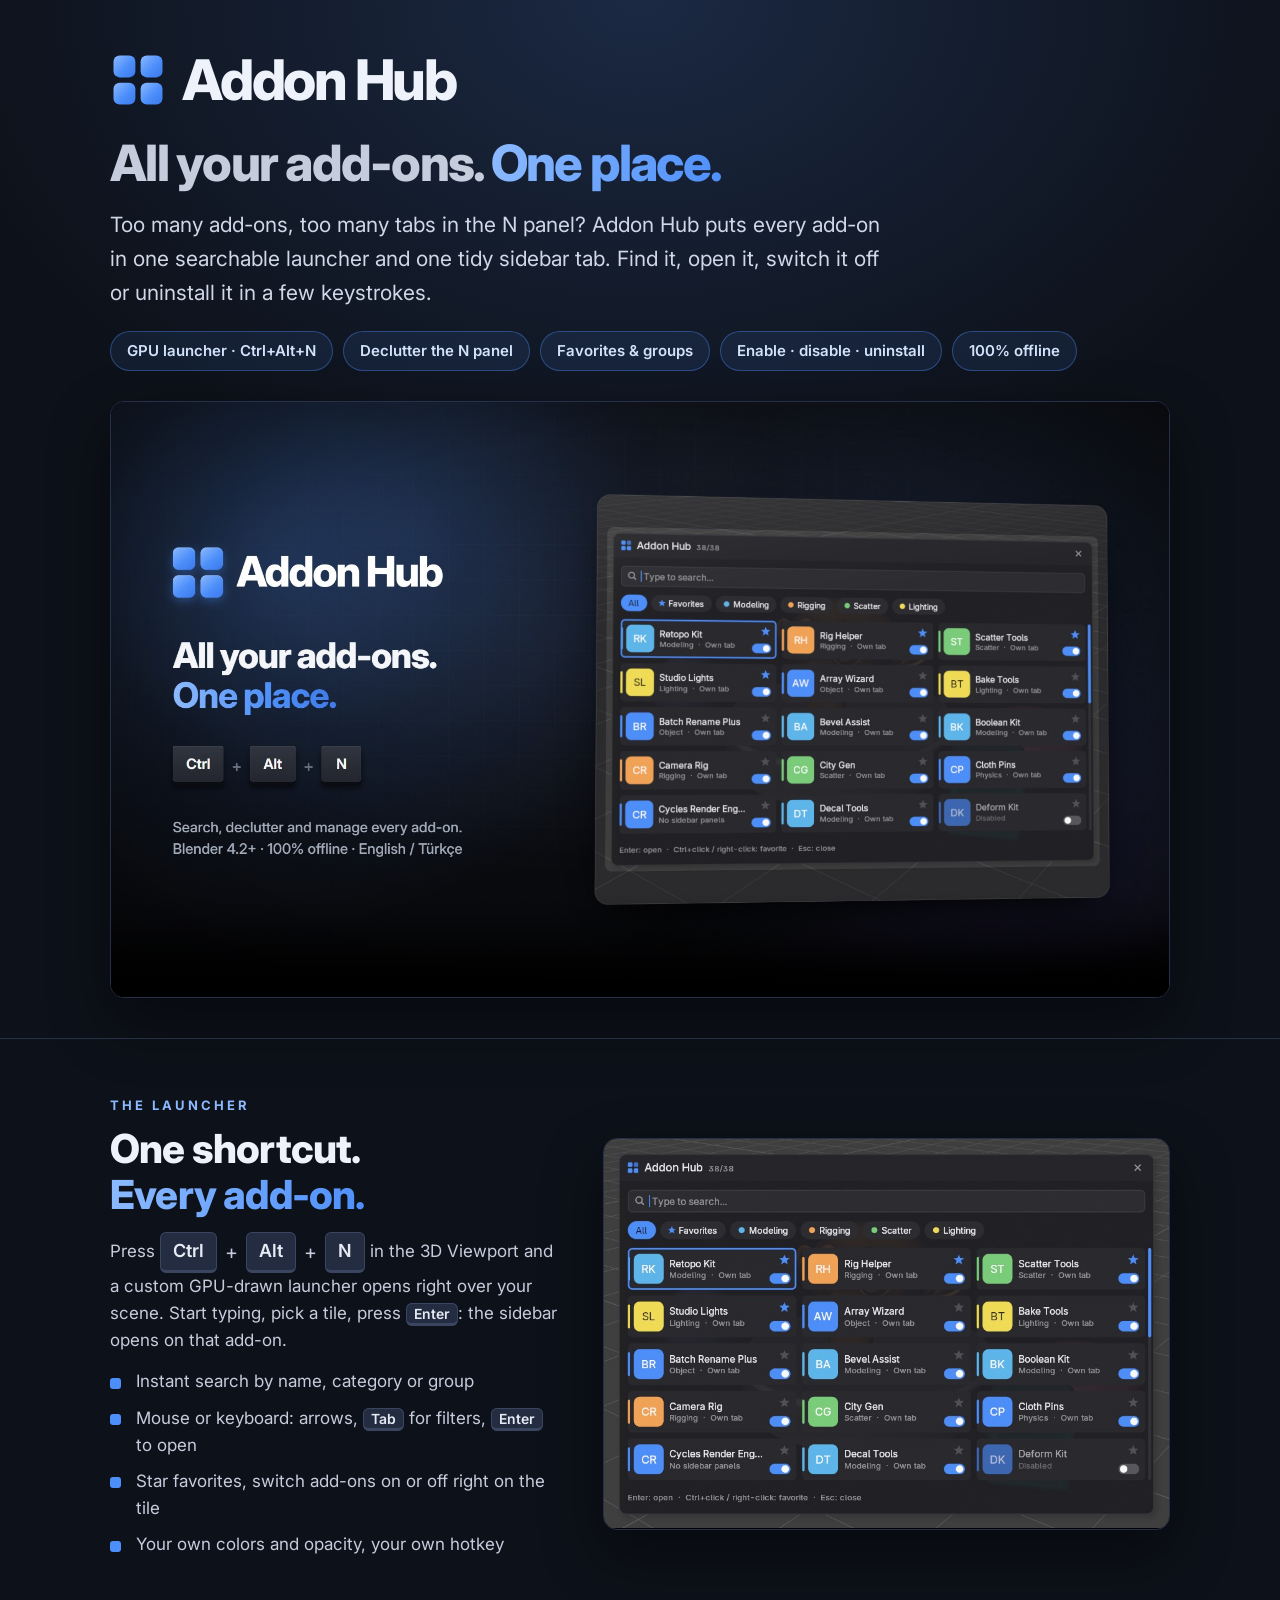
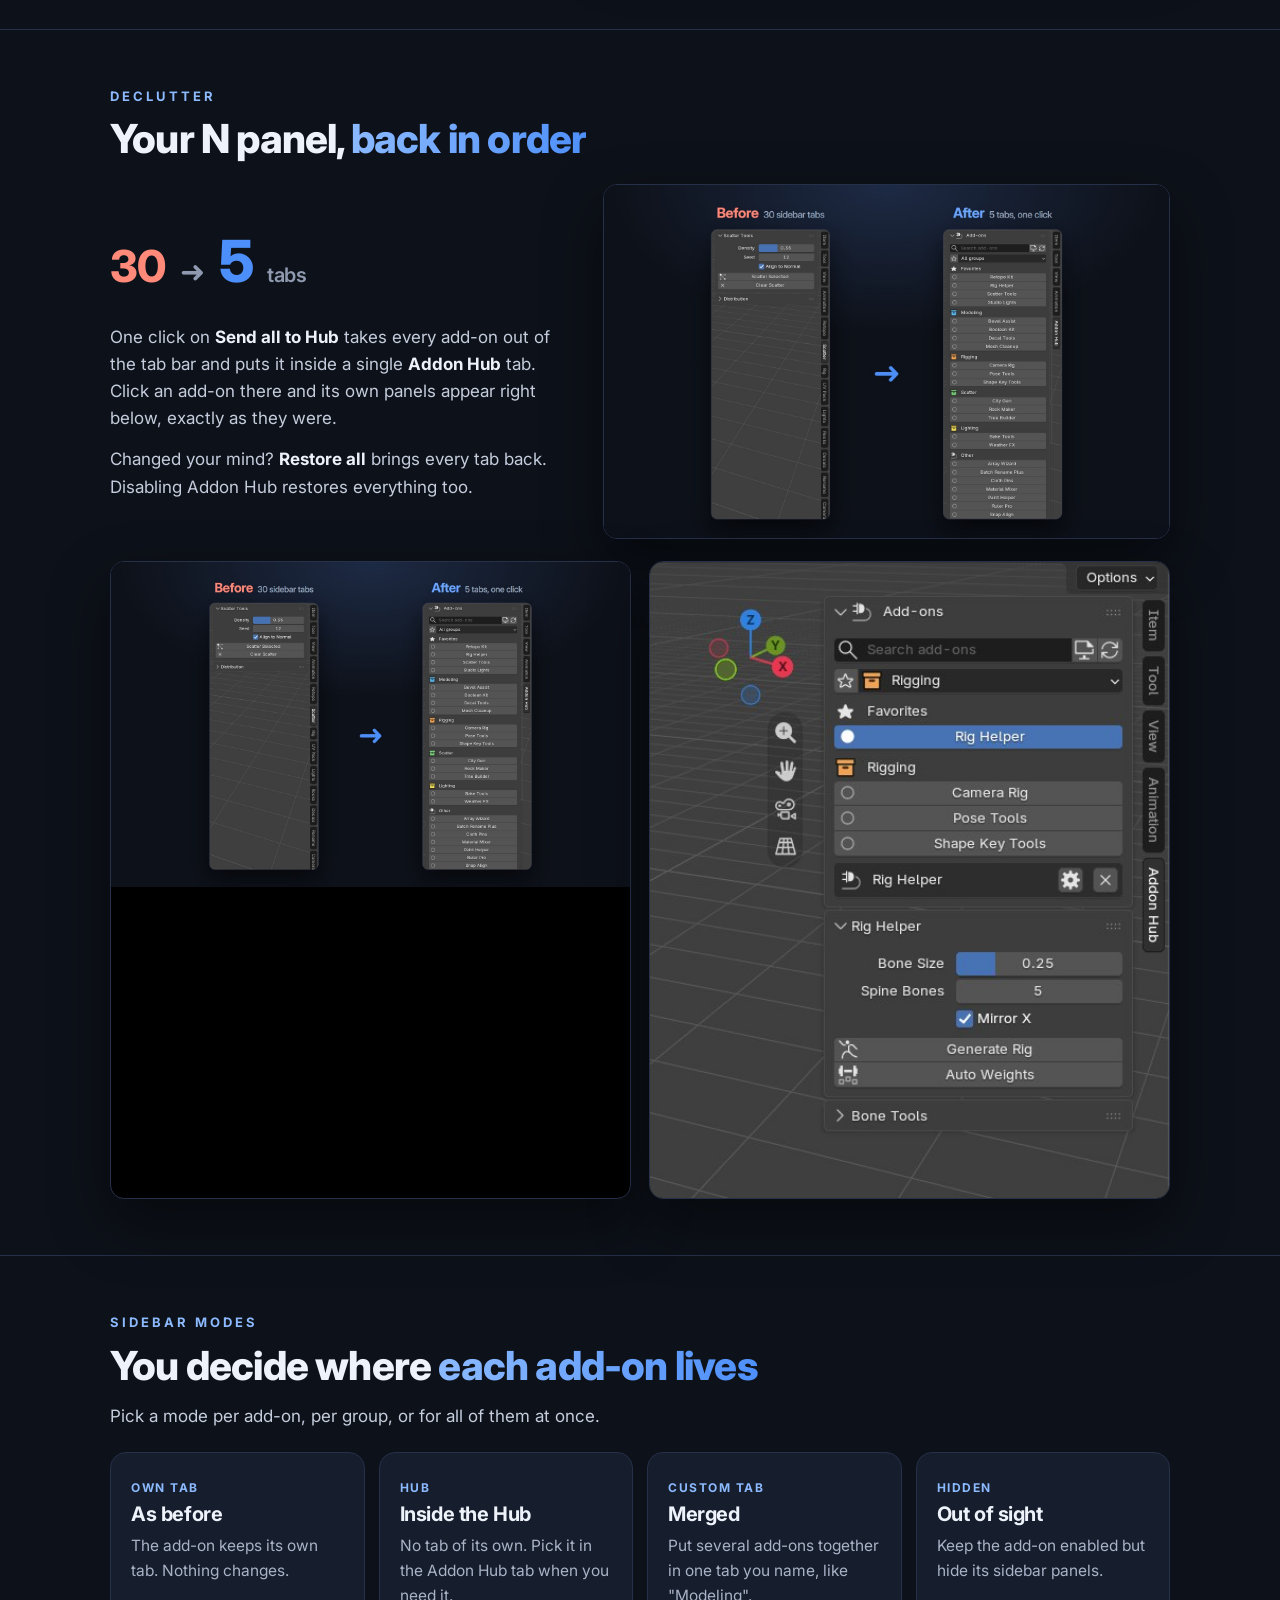
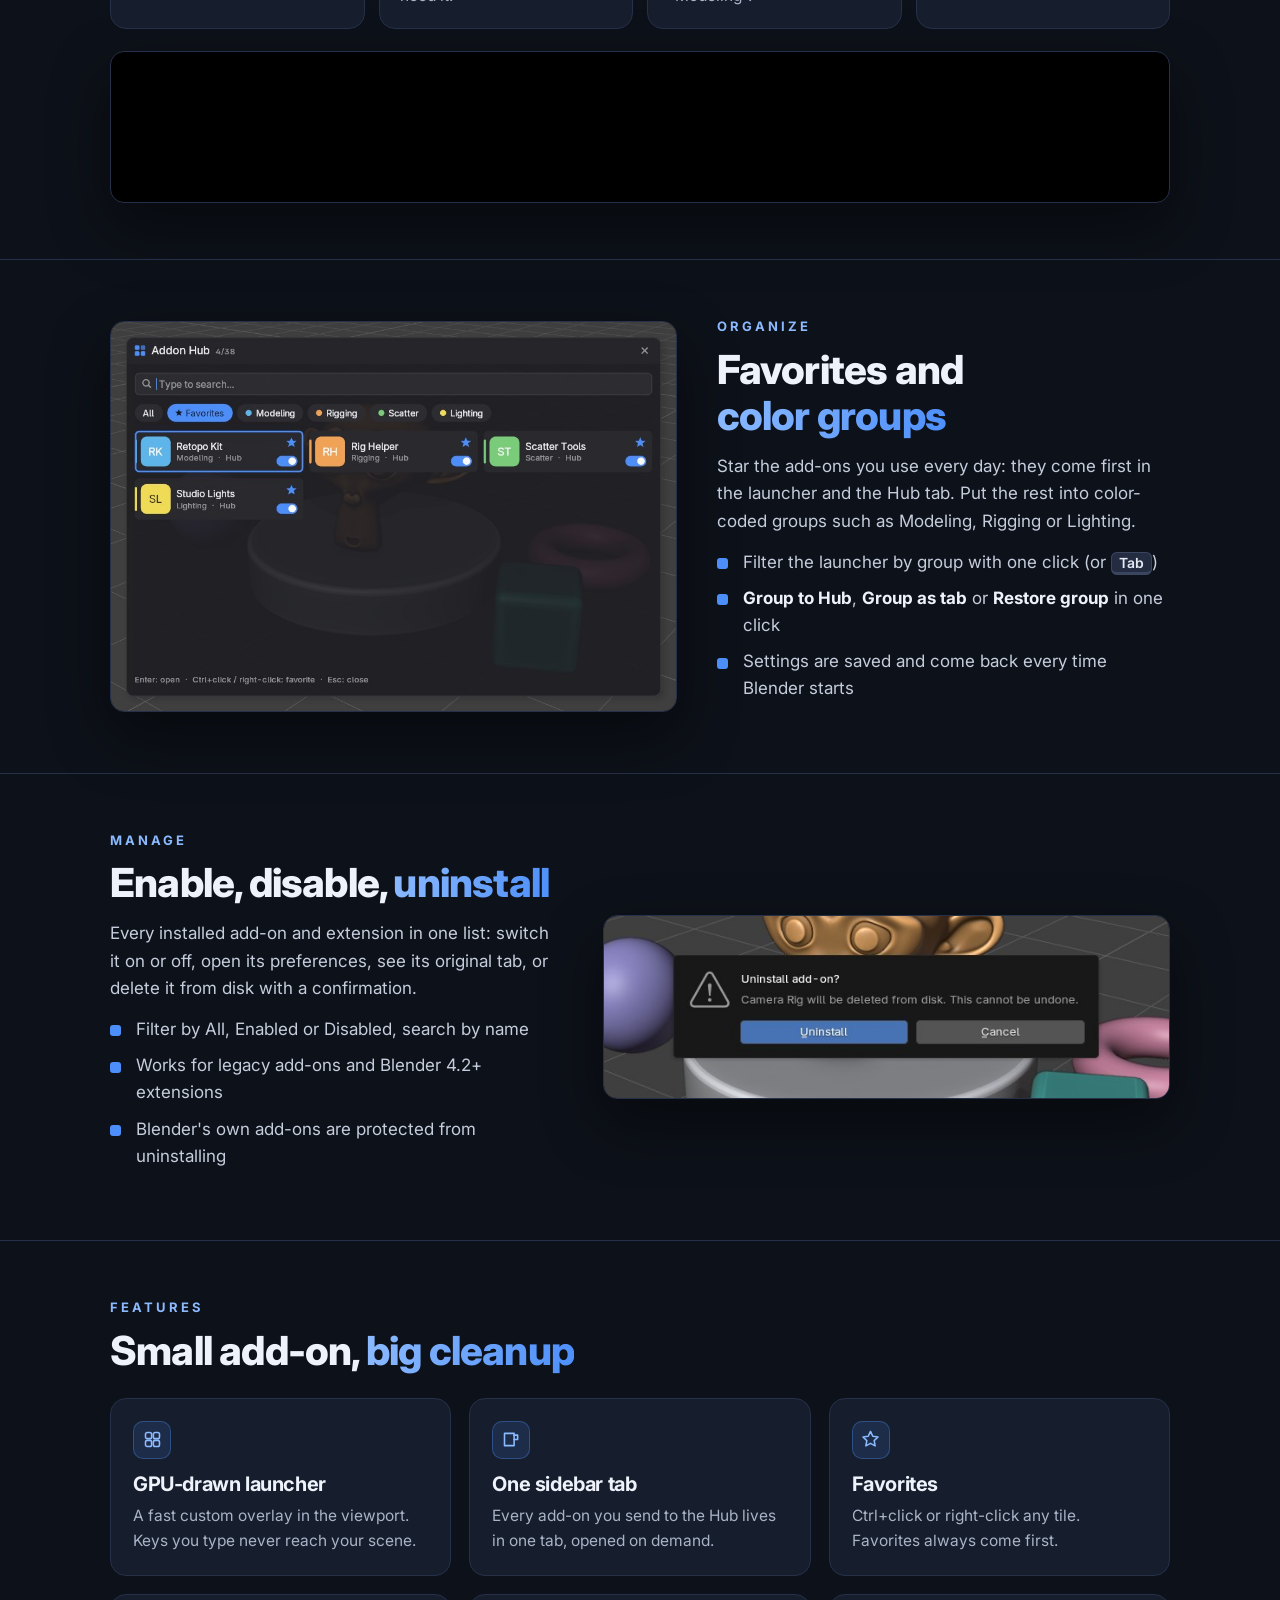
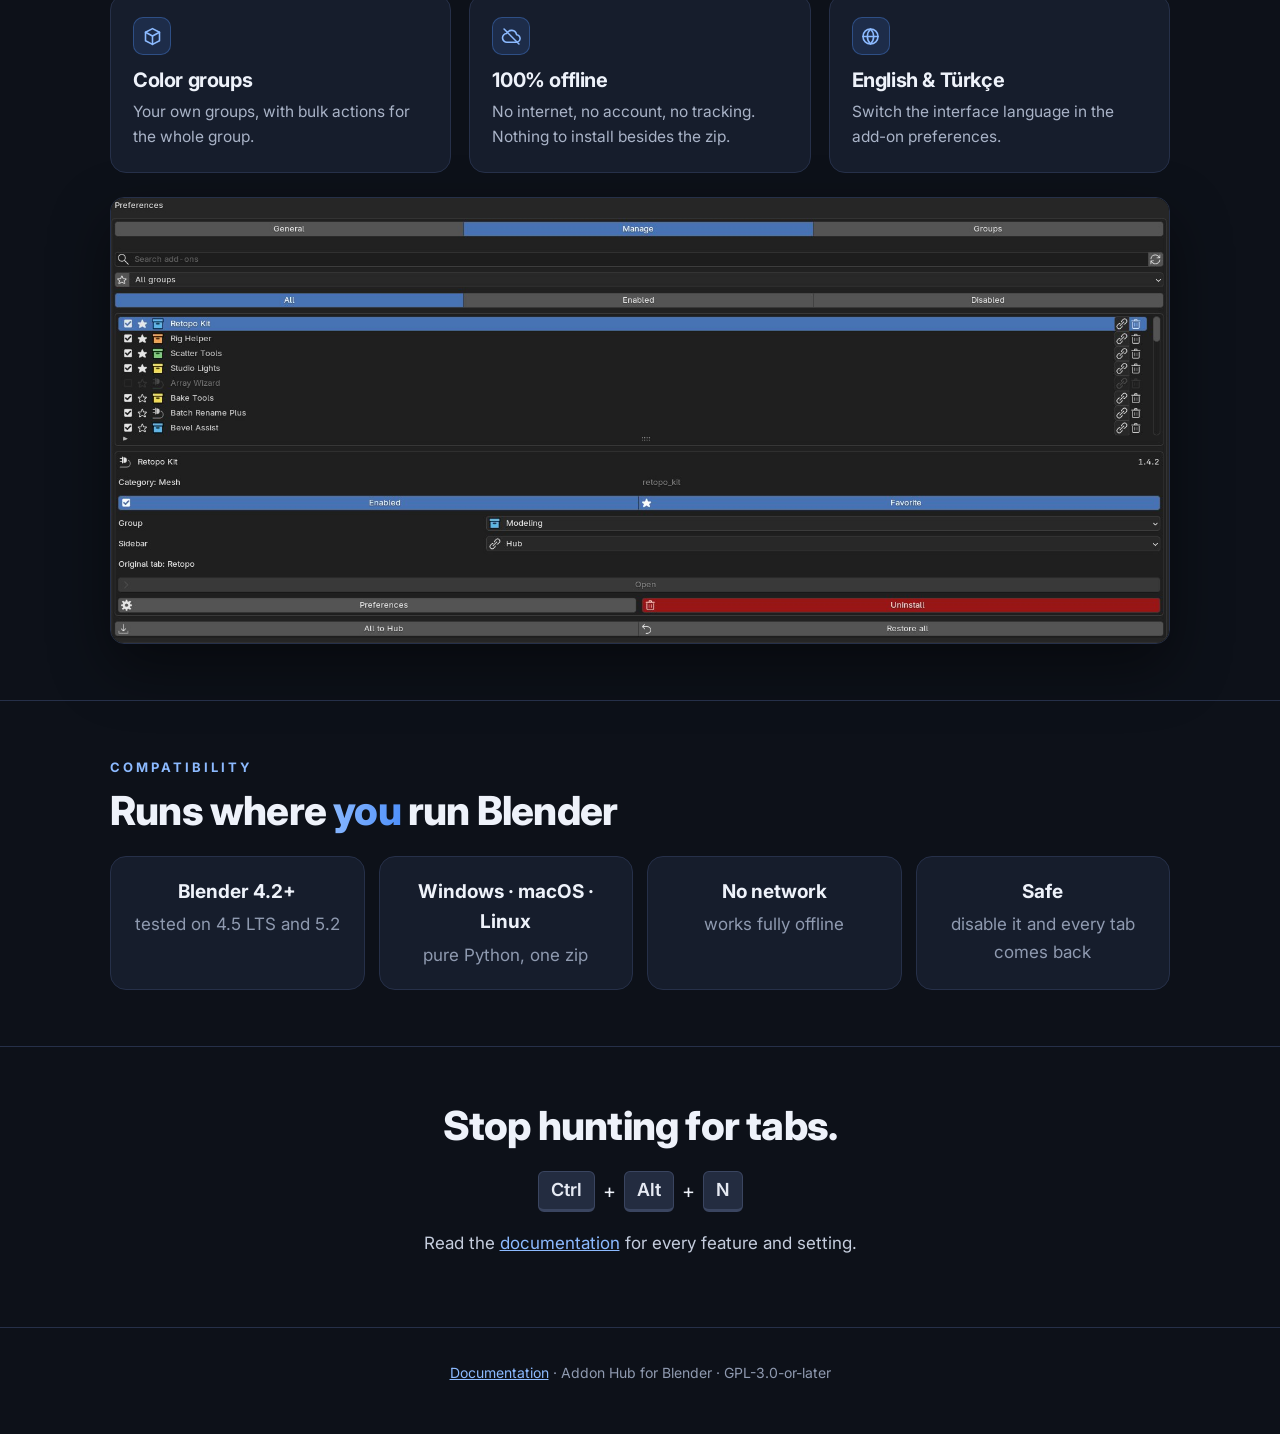
<file: index.html>
<!doctype html>
<html lang="en">
<head>
<meta charset="utf-8">
<meta name="viewport" content="width=device-width, initial-scale=1">
<title>Addon Hub for Blender</title>
<meta name="description" content="Addon Hub for Blender: search, open, enable, disable, group and uninstall every add-on from one place, and clean up the cluttered N panel. 100% offline.">
<meta property="og:title" content="Addon Hub for Blender">
<meta property="og:description" content="All your add-ons. One place. Search them with Ctrl+Alt+N and clean up your N panel.">
<meta property="og:image" content="images/cover.jpg">
<link rel="icon" href="images/logo.png">
<link rel="stylesheet" href="assets/style.css">
<style>
.hero { padding: 48px 0 40px; background: radial-gradient(ellipse 80% 70% at 50% 0%, #1b2943 0%, var(--bg) 70%); }
.hero .brand { margin-bottom: 24px; }
.tagline { font-size: clamp(30px, 4.6vw, 50px); font-weight: 800; letter-spacing: -.035em; line-height: 1.08; margin: 0 0 18px; }
.lead { font-size: clamp(18px, 2.2vw, 21px); color: #d0d7e6; max-width: 780px; margin-bottom: 22px; }
.chips { display: flex; flex-wrap: wrap; gap: 10px; margin-bottom: 30px; }
.chip { padding: 7px 16px; border-radius: 999px; background: rgba(77,143,250,.1); border: 1px solid rgba(77,143,250,.38); color: #d3e2fb; font-weight: 600; font-size: 15px; }
.keys { display: inline-flex; align-items: center; gap: 8px; font-size: 20px; }
.keys kbd { font-size: 18px; padding: 4px 12px; }
.modes .card { padding: 20px; }
.modes .tag { display: inline-block; font-size: 12px; font-weight: 700; letter-spacing: 1.5px; text-transform: uppercase; color: var(--accent2); margin-bottom: 6px; }
.big-num { display: flex; align-items: baseline; gap: 14px; margin: 6px 0 16px; font-weight: 800; letter-spacing: -.03em; }
.big-num .from { font-size: 44px; color: var(--bad); }
.big-num .to { font-size: 58px; color: var(--accent); }
.big-num .arrow { font-size: 30px; color: var(--muted); }
.spec .card { text-align: center; padding: 20px 14px; }
.spec b { display: block; font-size: 19px; margin-bottom: 4px; }
.cta { text-align: center; }
.cta .keys { margin: 8px 0 18px; }
</style>
</head>
<body>

<header class="hero">
  <div class="wrap">
    <div class="brand"><img class="logo" src="images/logo.svg" alt=""><h1>Addon Hub</h1></div>
    <p class="tagline">All your add-ons. <span class="grad">One place.</span></p>
    <p class="lead">Too many add-ons, too many tabs in the N panel? Addon Hub puts every add-on in one searchable launcher and one tidy sidebar tab. Find it, open it, switch it off or uninstall it in a few keystrokes.</p>
    <div class="chips">
      <span class="chip">GPU launcher · Ctrl+Alt+N</span>
      <span class="chip">Declutter the N panel</span>
      <span class="chip">Favorites &amp; groups</span>
      <span class="chip">Enable · disable · uninstall</span>
      <span class="chip">100% offline</span>
    </div>
    <div class="media">
      <video src="media/promo.mp4" poster="images/cover.jpg" controls playsinline preload="none"></video>
    </div>
  </div>
</header>

<section>
  <div class="wrap split">
    <div class="txt">
      <div class="kicker">The launcher</div>
      <h2>One shortcut. <span class="grad">Every add-on.</span></h2>
      <p>Press <span class="keys"><kbd>Ctrl</kbd>+<kbd>Alt</kbd>+<kbd>N</kbd></span> in the 3D Viewport and a custom GPU-drawn launcher opens right over your scene. Start typing, pick a tile, press <kbd>Enter</kbd>: the sidebar opens on that add-on.</p>
      <ul class="ticks">
        <li>Instant search by name, category or group</li>
        <li>Mouse or keyboard: arrows, <kbd>Tab</kbd> for filters, <kbd>Enter</kbd> to open</li>
        <li>Star favorites, switch add-ons on or off right on the tile</li>
        <li>Your own colors and opacity, your own hotkey</li>
      </ul>
    </div>
    <div class="media"><video src="media/launcher.mp4" poster="images/launcher.jpg" autoplay muted loop playsinline preload="metadata"></video></div>
  </div>
</section>

<section>
  <div class="wrap">
    <div class="kicker">Declutter</div>
    <h2>Your N panel, <span class="grad">back in order</span></h2>
    <div class="split" style="margin-top:22px">
      <div class="txt">
        <div class="big-num"><span class="from">30</span><span class="arrow">&#10140;</span><span class="to">5</span><span class="muted" style="font-size:20px;font-weight:600">tabs</span></div>
        <p>One click on <b>Send all to Hub</b> takes every add-on out of the tab bar and puts it inside a single <b>Addon Hub</b> tab. Click an add-on there and its own panels appear right below, exactly as they were.</p>
        <p>Changed your mind? <b>Restore all</b> brings every tab back. Disabling Addon Hub restores everything too.</p>
      </div>
      <div class="media"><video src="media/declutter.mp4" poster="images/before_after.jpg" autoplay muted loop playsinline preload="metadata"></video></div>
    </div>
    <div class="grid2" style="margin-top:22px">
      <div class="media"><img src="images/before_after.jpg" alt="Before: 30 sidebar tabs. After: 5 tabs." loading="lazy"></div>
      <div class="media"><img src="images/sidebar_hub.jpg" alt="The Addon Hub tab with Rig Helper selected and its panels below" loading="lazy" style="width:100%;height:100%;object-fit:cover;object-position:top"></div>
    </div>
  </div>
</section>

<section>
  <div class="wrap">
    <div class="kicker">Sidebar modes</div>
    <h2>You decide where <span class="grad">each add-on lives</span></h2>
    <p>Pick a mode per add-on, per group, or for all of them at once.</p>
    <div class="grid4 modes" style="margin-top:22px">
      <div class="card"><span class="tag">Own tab</span><h3>As before</h3><p>The add-on keeps its own tab. Nothing changes.</p></div>
      <div class="card"><span class="tag">Hub</span><h3>Inside the Hub</h3><p>No tab of its own. Pick it in the Addon Hub tab when you need it.</p></div>
      <div class="card"><span class="tag">Custom tab</span><h3>Merged</h3><p>Put several add-ons together in one tab you name, like "Modeling".</p></div>
      <div class="card"><span class="tag">Hidden</span><h3>Out of sight</h3><p>Keep the add-on enabled but hide its sidebar panels.</p></div>
    </div>
    <div class="media" style="margin-top:22px"><video src="media/sidebar_modes.mp4" autoplay muted loop playsinline preload="metadata"></video></div>
  </div>
</section>

<section>
  <div class="wrap split rev">
    <div class="txt">
      <div class="kicker">Organize</div>
      <h2>Favorites and <span class="grad">color groups</span></h2>
      <p>Star the add-ons you use every day: they come first in the launcher and the Hub tab. Put the rest into color-coded groups such as Modeling, Rigging or Lighting.</p>
      <ul class="ticks">
        <li>Filter the launcher by group with one click (or <kbd>Tab</kbd>)</li>
        <li><b>Group to Hub</b>, <b>Group as tab</b> or <b>Restore group</b> in one click</li>
        <li>Settings are saved and come back every time Blender starts</li>
      </ul>
    </div>
    <div class="media"><video src="media/organize.mp4" poster="images/launcher_favorites.jpg" autoplay muted loop playsinline preload="metadata"></video></div>
  </div>
</section>

<section>
  <div class="wrap split">
    <div class="txt">
      <div class="kicker">Manage</div>
      <h2>Enable, disable, <span class="grad">uninstall</span></h2>
      <p>Every installed add-on and extension in one list: switch it on or off, open its preferences, see its original tab, or delete it from disk with a confirmation.</p>
      <ul class="ticks">
        <li>Filter by All, Enabled or Disabled, search by name</li>
        <li>Works for legacy add-ons and Blender 4.2+ extensions</li>
        <li>Blender's own add-ons are protected from uninstalling</li>
      </ul>
    </div>
    <div class="media"><video src="media/manage.mp4" poster="images/uninstall_confirm.jpg" autoplay muted loop playsinline preload="metadata"></video></div>
  </div>
</section>

<section>
  <div class="wrap">
    <div class="kicker">Features</div>
    <h2>Small add-on, <span class="grad">big cleanup</span></h2>
    <div class="grid3" style="margin-top:24px">
      <div class="card"><div class="ic"><svg viewBox="0 0 24 24" fill="none" stroke="currentColor" stroke-width="1.8" stroke-linecap="round" stroke-linejoin="round"><rect x="4" y="4" width="7" height="7" rx="2"/><rect x="13" y="4" width="7" height="7" rx="2"/><rect x="4" y="13" width="7" height="7" rx="2"/><rect x="13" y="13" width="7" height="7" rx="2"/></svg></div><h3>GPU-drawn launcher</h3><p>A fast custom overlay in the viewport. Keys you type never reach your scene.</p></div>
      <div class="card"><div class="ic"><svg viewBox="0 0 24 24" fill="none" stroke="currentColor" stroke-width="1.8" stroke-linecap="round" stroke-linejoin="round"><path d="M4 5h11v14H4z"/><path d="M15 7h4v5h-4"/></svg></div><h3>One sidebar tab</h3><p>Every add-on you send to the Hub lives in one tab, opened on demand.</p></div>
      <div class="card"><div class="ic"><svg viewBox="0 0 24 24" fill="none" stroke="currentColor" stroke-width="1.8" stroke-linecap="round" stroke-linejoin="round"><path d="M12 2.8l2.6 5.5 6 .8-4.4 4.2 1.1 6-5.3-2.9-5.3 2.9 1.1-6L3.4 9.1l6-.8z"/></svg></div><h3>Favorites</h3><p>Ctrl+click or right-click any tile. Favorites always come first.</p></div>
      <div class="card"><div class="ic"><svg viewBox="0 0 24 24" fill="none" stroke="currentColor" stroke-width="1.8" stroke-linecap="round" stroke-linejoin="round"><path d="M12 3l8 4.2v9.6L12 21l-8-4.2V7.2z"/><path d="M4 7.2l8 4.3 8-4.3"/><path d="M12 11.5V21"/></svg></div><h3>Color groups</h3><p>Your own groups, with bulk actions for the whole group.</p></div>
      <div class="card"><div class="ic"><svg viewBox="0 0 24 24" fill="none" stroke="currentColor" stroke-width="1.8" stroke-linecap="round" stroke-linejoin="round"><path d="M7 18.5h10.2a4.3 4.3 0 0 0 .6-8.6A6 6 0 0 0 6.4 8.6 4.9 4.9 0 0 0 7 18.5z"/><path d="M3.5 3.5l17 17"/></svg></div><h3>100% offline</h3><p>No internet, no account, no tracking. Nothing to install besides the zip.</p></div>
      <div class="card"><div class="ic"><svg viewBox="0 0 24 24" fill="none" stroke="currentColor" stroke-width="1.8" stroke-linecap="round" stroke-linejoin="round"><circle cx="12" cy="12" r="8.6"/><path d="M3.4 12h17.2"/><path d="M12 3.4c2.4 2.4 3.6 5.3 3.6 8.6s-1.2 6.2-3.6 8.6c-2.4-2.4-3.6-5.3-3.6-8.6S9.6 5.8 12 3.4z"/></svg></div><h3>English &amp; Türkçe</h3><p>Switch the interface language in the add-on preferences.</p></div>
    </div>
    <div class="media" style="margin-top:24px"><img src="images/prefs_manage.jpg" alt="Manage page in the add-on preferences" loading="lazy"></div>
  </div>
</section>

<section>
  <div class="wrap">
    <div class="kicker">Compatibility</div>
    <h2>Runs where <span class="grad">you</span> run Blender</h2>
    <div class="grid4 spec" style="margin-top:22px">
      <div class="card"><b>Blender 4.2+</b><span class="muted">tested on 4.5 LTS and 5.2</span></div>
      <div class="card"><b>Windows · macOS · Linux</b><span class="muted">pure Python, one zip</span></div>
      <div class="card"><b>No network</b><span class="muted">works fully offline</span></div>
      <div class="card"><b>Safe</b><span class="muted">disable it and every tab comes back</span></div>
    </div>
  </div>
</section>

<section class="cta">
  <div class="wrap">
    <h2>Stop hunting for tabs.</h2>
    <div class="keys"><kbd>Ctrl</kbd>+<kbd>Alt</kbd>+<kbd>N</kbd></div>
    <p>Read the <a href="docs.html">documentation</a> for every feature and setting.</p>
  </div>
</section>

<footer>
  <div class="wrap"><a href="docs.html">Documentation</a> · Addon Hub for Blender · GPL-3.0-or-later</div>
</footer>

<script src="assets/embed.js"></script>
</body>
</html>
</file>
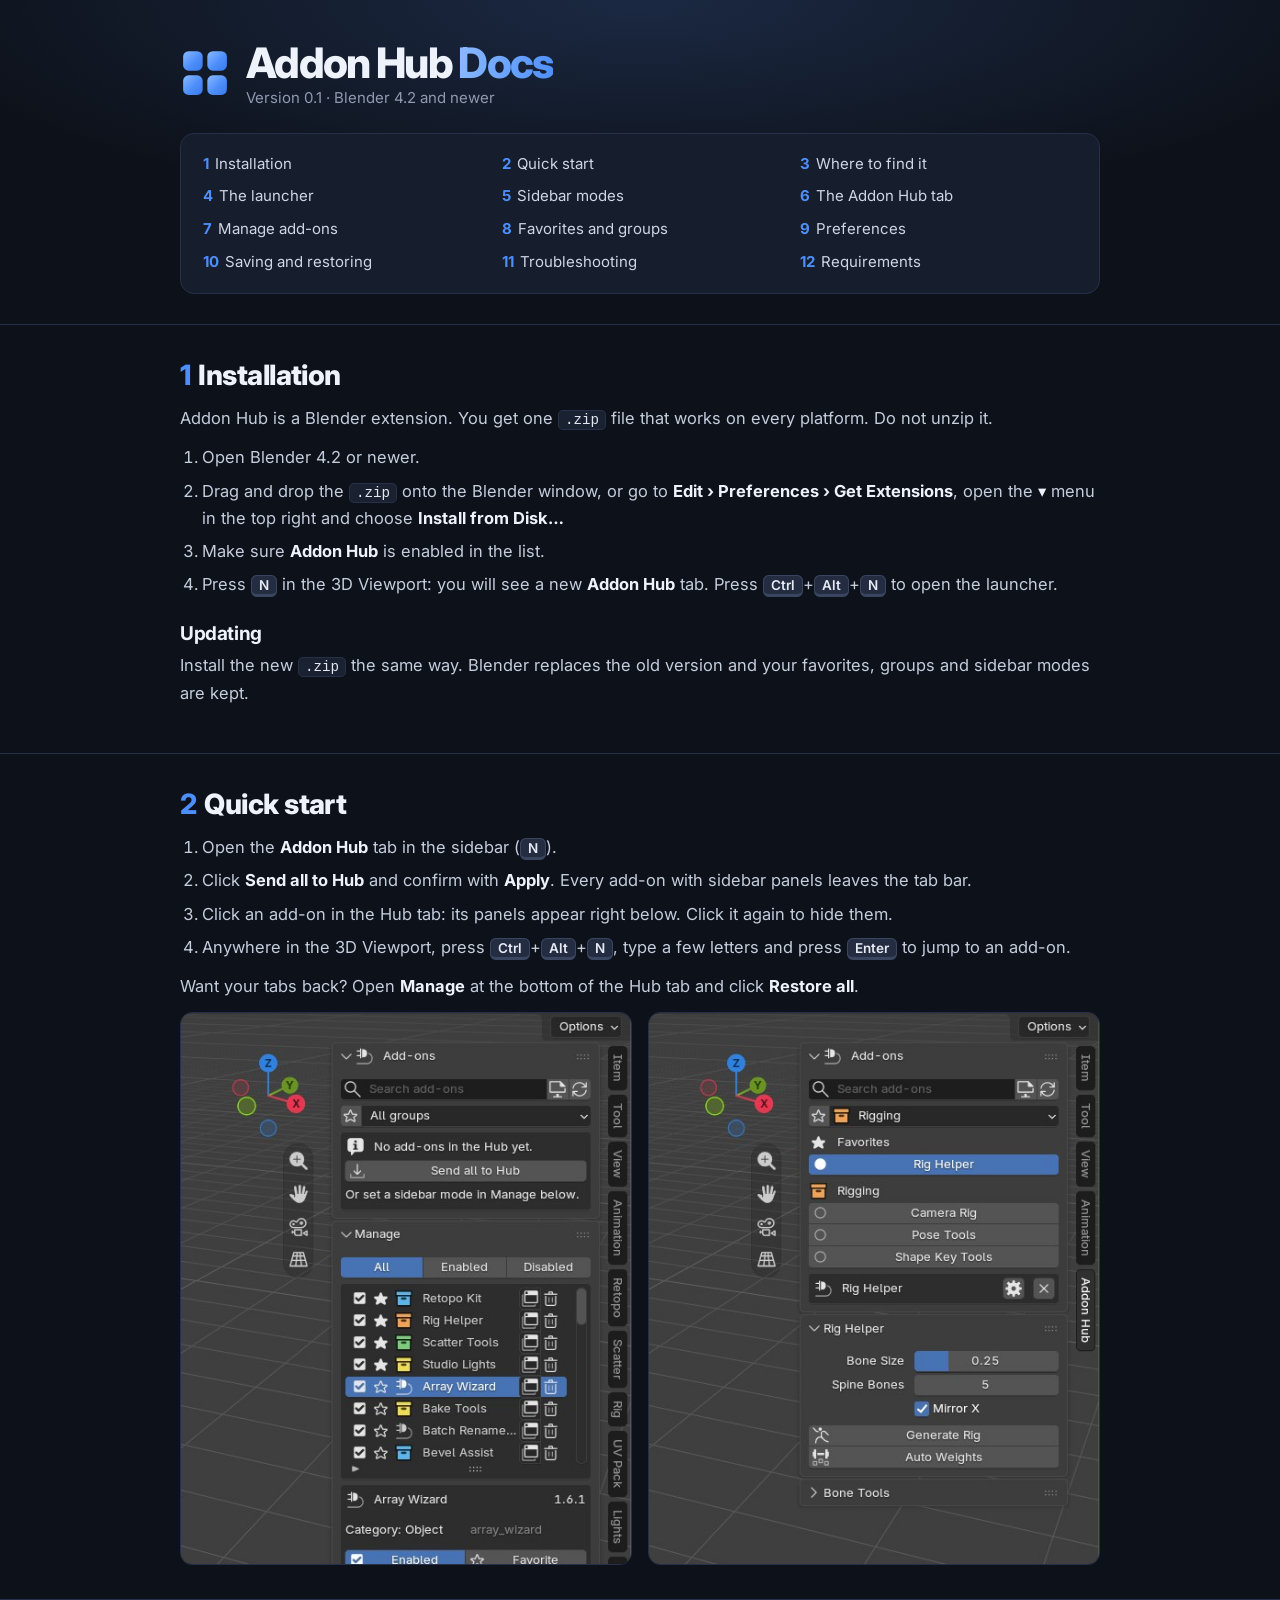
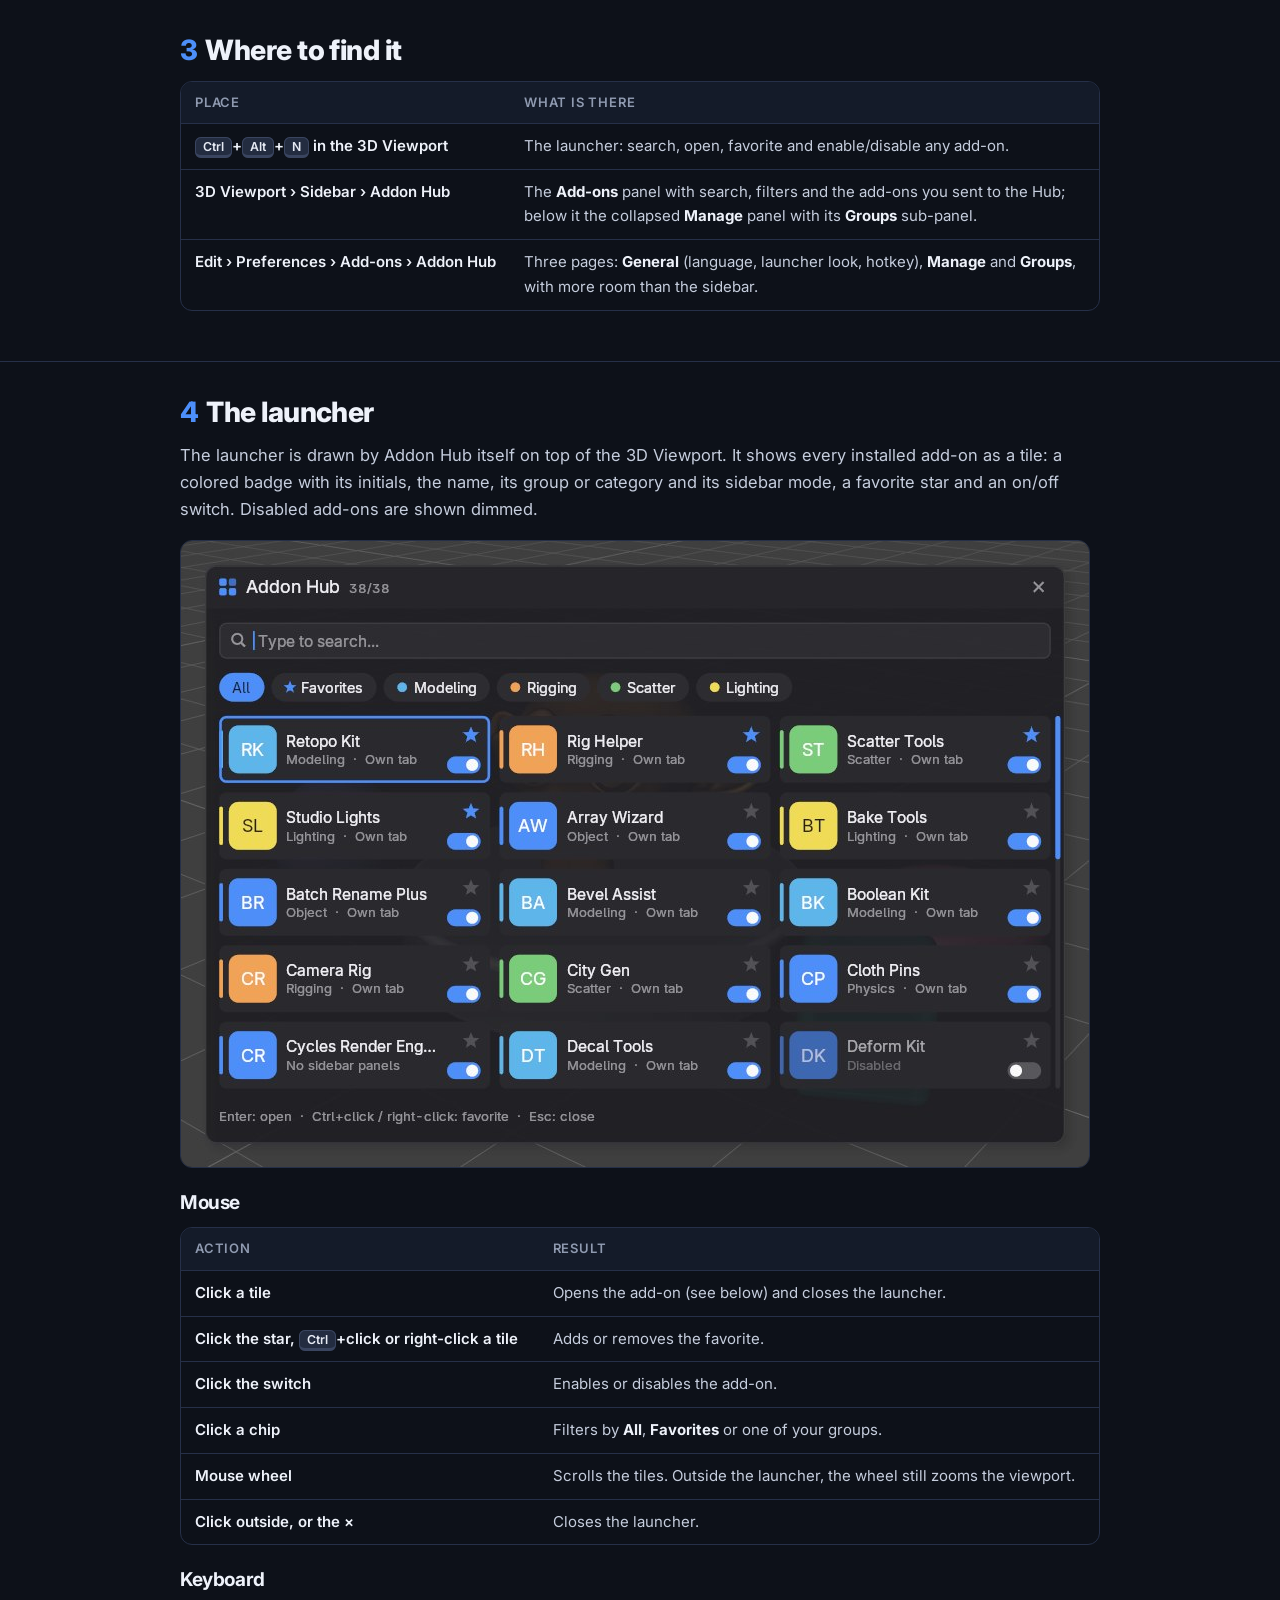
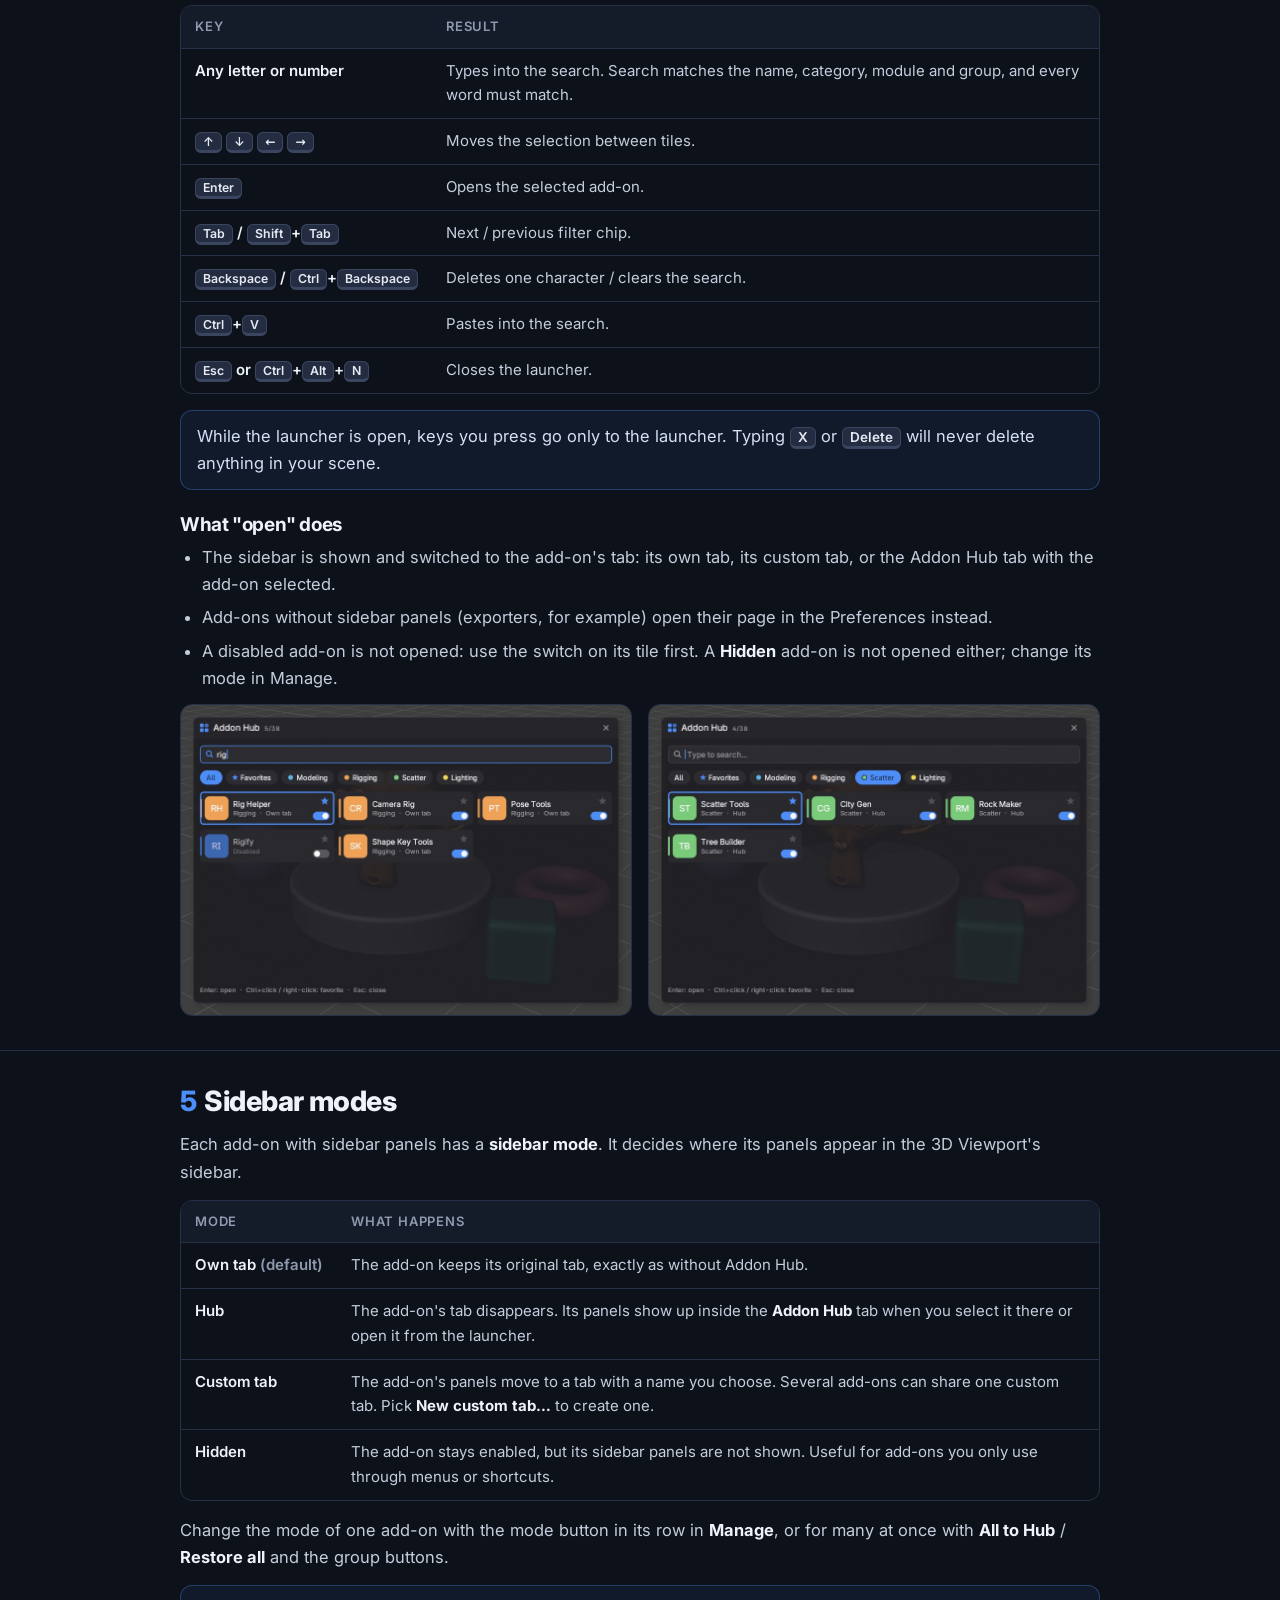
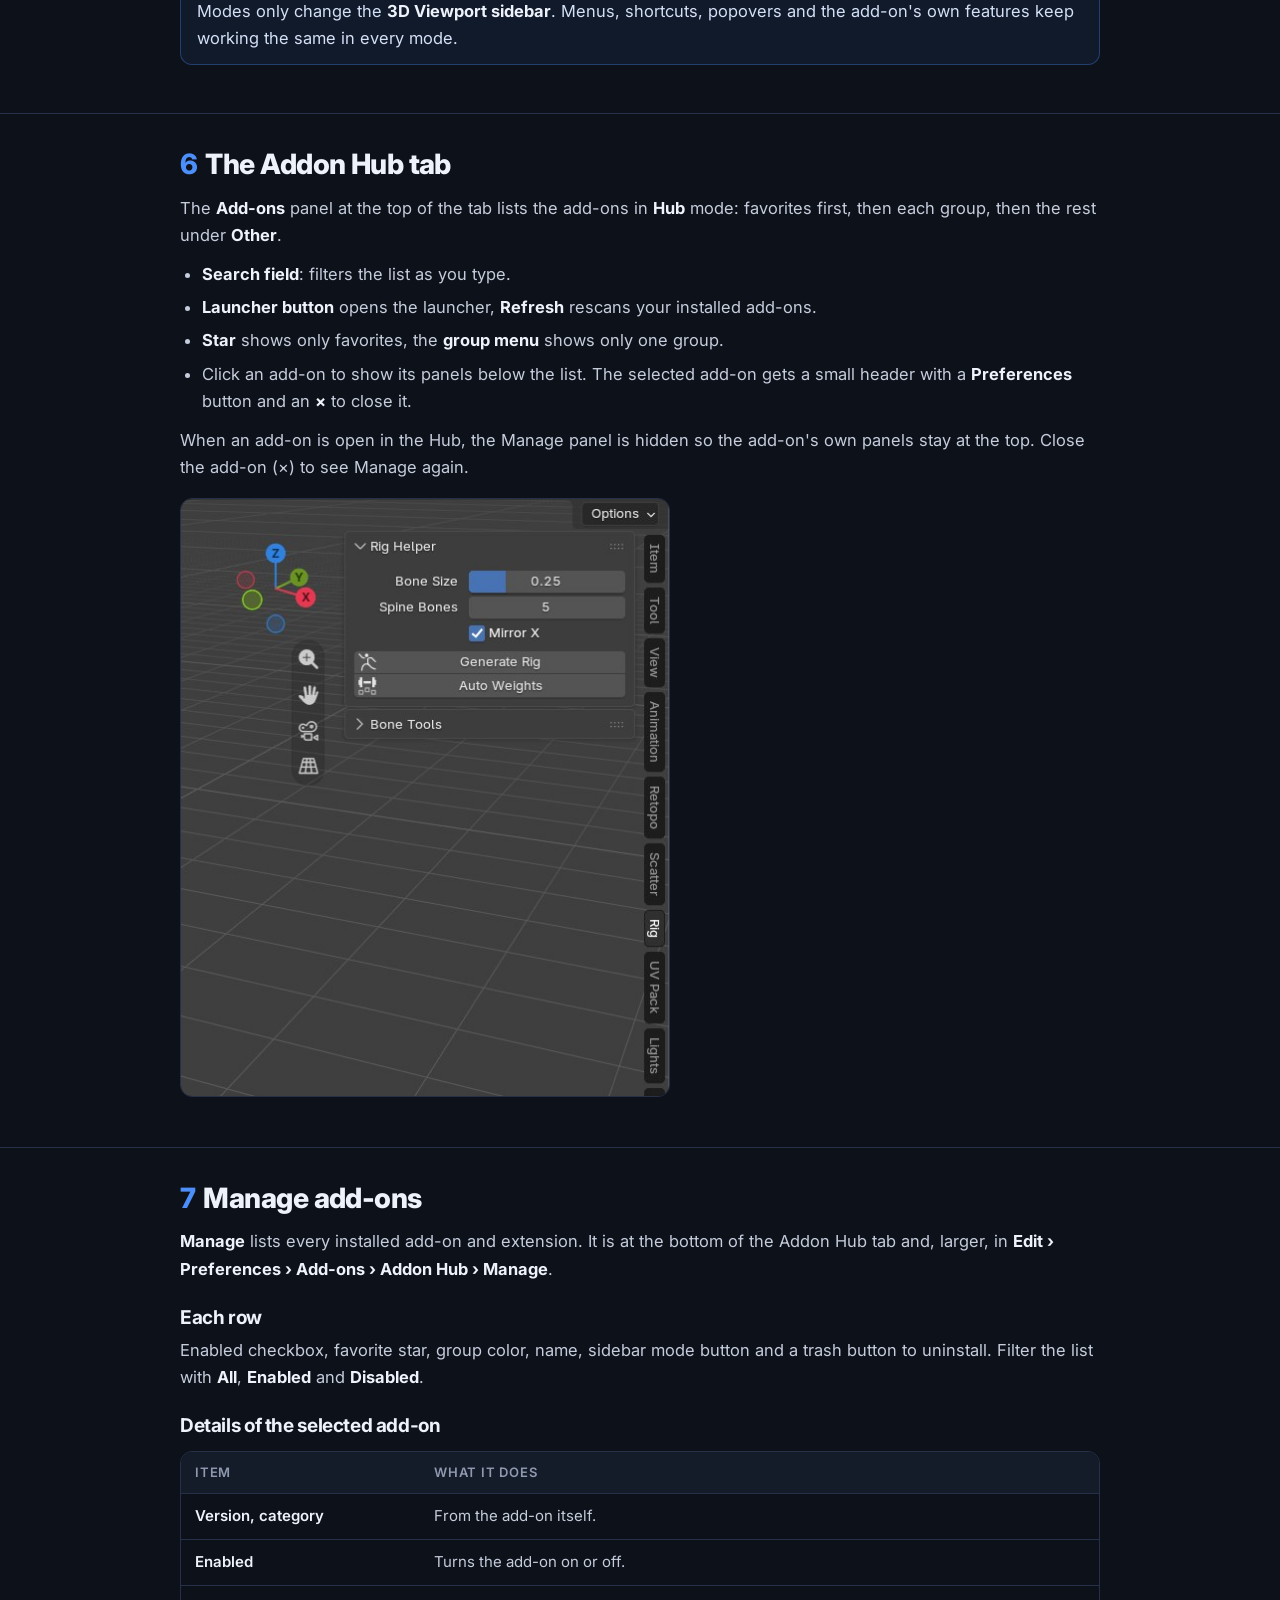
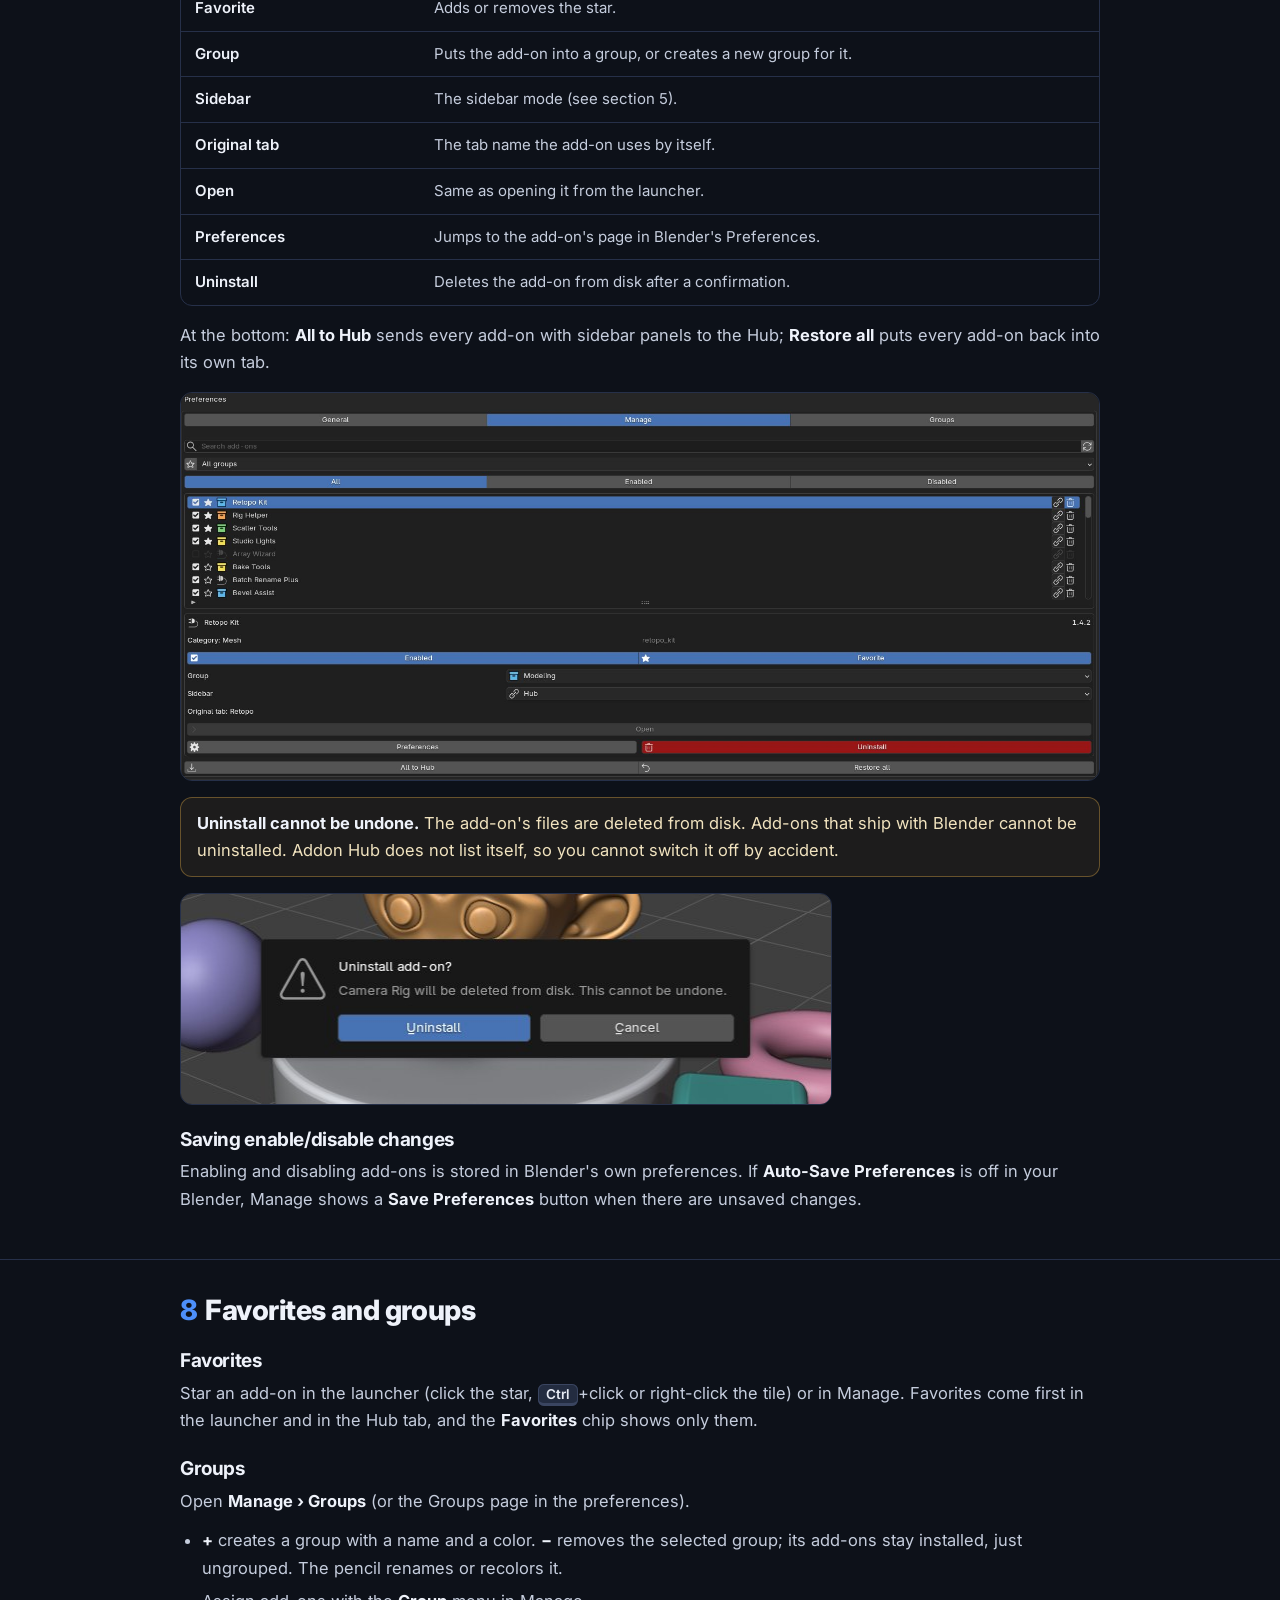
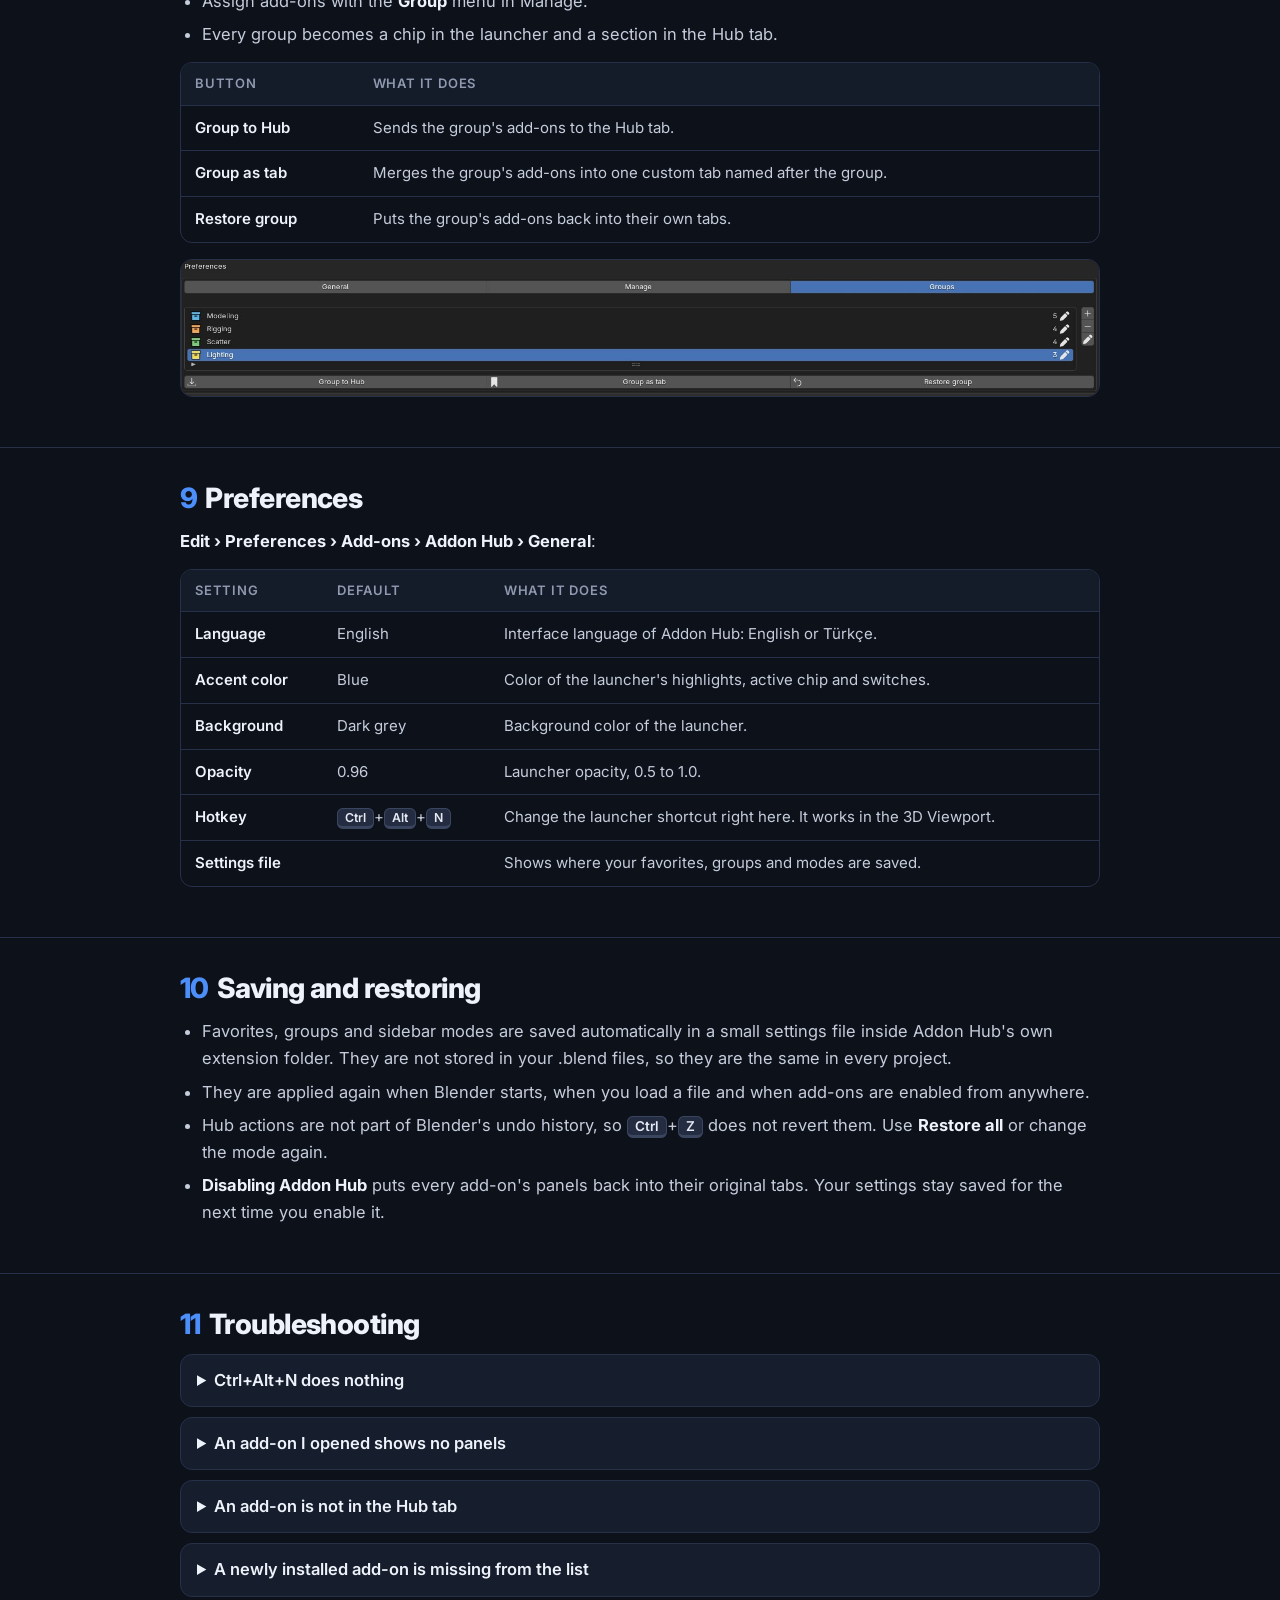
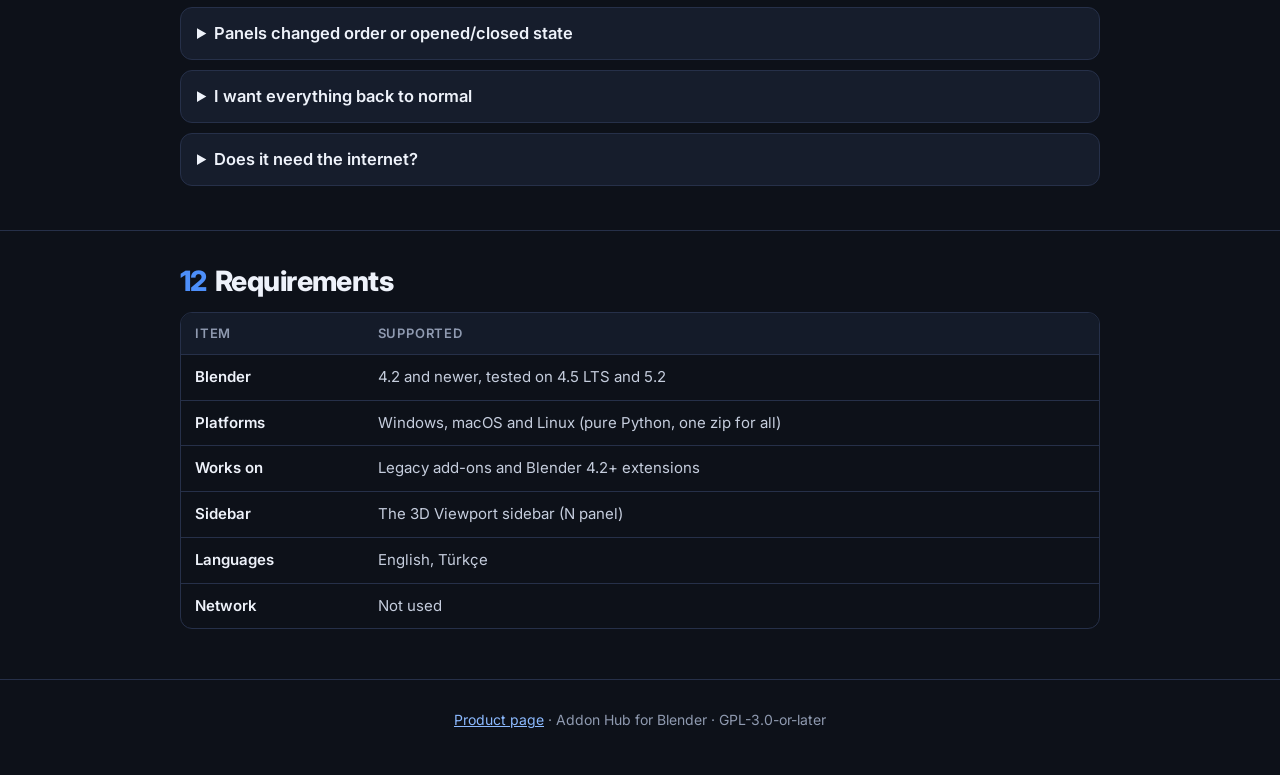
<file: docs.html>
<!doctype html>
<html lang="en">
<head>
<meta charset="utf-8">
<meta name="viewport" content="width=device-width, initial-scale=1">
<title>Addon Hub Docs</title>
<meta name="description" content="Documentation for the Addon Hub Blender add-on: installation, the Ctrl+Alt+N launcher, sidebar modes, the Hub tab, managing and uninstalling add-ons, groups, preferences and troubleshooting.">
<link rel="icon" href="images/logo.png">
<link rel="stylesheet" href="assets/style.css">
<style>
body { font-size: 16.5px; line-height: 1.65; }
.wrap { max-width: 960px; }
header { padding: 40px 0 30px; background: radial-gradient(ellipse 80% 90% at 50% 0%, #1b2943 0%, var(--bg) 75%); }
.brand .logo { width: 50px; height: 50px; }
.brand h1 { font-size: clamp(28px, 4.5vw, 42px); line-height: 1.1; }
.brand small { display: block; font-size: 15px; color: var(--muted); font-weight: 400; letter-spacing: 0; margin-top: 4px; }
section { padding: 34px 0; }
h2 { font-size: 28px; }
h2 .n { color: var(--accent); margin-right: 8px; }
h3 { font-size: 19px; margin: 24px 0 8px; }
p { margin: 0 0 12px; }
ol, ul { margin: 0 0 12px; padding-left: 22px; color: var(--soft); }
li { margin-bottom: 6px; }
.toc { display: grid; grid-template-columns: repeat(3, 1fr); gap: 8px 22px; margin-top: 26px; padding: 18px 22px;
  background: var(--card); border: 1px solid var(--line); border-radius: 14px; }
.toc a { color: #cfd6e4; text-decoration: none; font-size: 15px; }
.toc a:hover { color: var(--accent2); }
.toc a span { color: var(--accent); margin-right: 6px; font-weight: 700; }
.tbl-wrap { overflow-x: auto; margin: 14px 0 16px; border: 1px solid var(--line); border-radius: 12px; }
table { width: 100%; border-collapse: collapse; font-size: 15px; }
th, td { text-align: left; padding: 10px 14px; border-bottom: 1px solid var(--line); vertical-align: top; color: var(--soft); }
tr:last-child td { border-bottom: 0; }
th { background: #141b29; color: var(--muted); font-weight: 600; font-size: 13px; text-transform: uppercase; letter-spacing: .8px; }
td:first-child { color: var(--text); font-weight: 600; white-space: nowrap; }
.note { background: rgba(77,143,250,.08); border: 1px solid rgba(77,143,250,.32); border-radius: 12px; padding: 12px 16px; margin: 14px 0; color: #d3e0f6; }
.warn { background: rgba(242,184,75,.07); border-color: rgba(242,184,75,.35); color: #f1e3bf; }
.shot { border-radius: 12px; border: 1px solid var(--line); margin: 16px 0; }
.two { display: grid; grid-template-columns: 1fr 1fr; gap: 16px; align-items: start; }
.two > * { min-width: 0; }
.two .shot { margin: 0; }
details { background: var(--card); border: 1px solid var(--line); border-radius: 12px; padding: 12px 16px; margin-bottom: 10px; }
summary { cursor: pointer; font-weight: 600; color: var(--text); }
details p, details ul { margin: 10px 0 2px; }
footer { padding: 28px 0 44px; }
@media (max-width: 760px) {
  .toc { grid-template-columns: 1fr 1fr; }
  .two { grid-template-columns: 1fr; }
  td:first-child { white-space: normal; }
}
</style>
</head>
<body>

<header>
  <div class="wrap">
    <div class="brand"><img class="logo" src="images/logo.svg" alt=""><h1>Addon Hub <span class="grad">Docs</span><small>Version 0.1 · Blender 4.2 and newer</small></h1></div>
    <nav class="toc">
      <a href="#install"><span>1</span>Installation</a>
      <a href="#quick"><span>2</span>Quick start</a>
      <a href="#where"><span>3</span>Where to find it</a>
      <a href="#launcher"><span>4</span>The launcher</a>
      <a href="#modes"><span>5</span>Sidebar modes</a>
      <a href="#hubtab"><span>6</span>The Addon Hub tab</a>
      <a href="#manage"><span>7</span>Manage add-ons</a>
      <a href="#groups"><span>8</span>Favorites and groups</a>
      <a href="#prefs"><span>9</span>Preferences</a>
      <a href="#saving"><span>10</span>Saving and restoring</a>
      <a href="#faq"><span>11</span>Troubleshooting</a>
      <a href="#req"><span>12</span>Requirements</a>
    </nav>
  </div>
</header>

<section id="install">
  <div class="wrap">
    <h2><span class="n">1</span>Installation</h2>
    <p>Addon Hub is a Blender extension. You get one <code>.zip</code> file that works on every platform. Do not unzip it.</p>
    <ol>
      <li>Open Blender 4.2 or newer.</li>
      <li>Drag and drop the <code>.zip</code> onto the Blender window, or go to <b>Edit › Preferences › Get Extensions</b>, open the <b>▾</b> menu in the top right and choose <b>Install from Disk…</b></li>
      <li>Make sure <b>Addon Hub</b> is enabled in the list.</li>
      <li>Press <kbd>N</kbd> in the 3D Viewport: you will see a new <b>Addon Hub</b> tab. Press <kbd>Ctrl</kbd>+<kbd>Alt</kbd>+<kbd>N</kbd> to open the launcher.</li>
    </ol>
    <h3>Updating</h3>
    <p>Install the new <code>.zip</code> the same way. Blender replaces the old version and your favorites, groups and sidebar modes are kept.</p>
  </div>
</section>

<section id="quick">
  <div class="wrap">
    <h2><span class="n">2</span>Quick start</h2>
    <ol>
      <li>Open the <b>Addon Hub</b> tab in the sidebar (<kbd>N</kbd>).</li>
      <li>Click <b>Send all to Hub</b> and confirm with <b>Apply</b>. Every add-on with sidebar panels leaves the tab bar.</li>
      <li>Click an add-on in the Hub tab: its panels appear right below. Click it again to hide them.</li>
      <li>Anywhere in the 3D Viewport, press <kbd>Ctrl</kbd>+<kbd>Alt</kbd>+<kbd>N</kbd>, type a few letters and press <kbd>Enter</kbd> to jump to an add-on.</li>
    </ol>
    <p>Want your tabs back? Open <b>Manage</b> at the bottom of the Hub tab and click <b>Restore all</b>.</p>
    <div class="two">
      <img class="shot" src="images/sidebar_send_all.jpg" alt="Empty Hub tab with the Send all to Hub button" loading="lazy">
      <img class="shot" src="images/sidebar_hub.jpg" alt="Hub tab with Rig Helper selected" loading="lazy">
    </div>
  </div>
</section>

<section id="where">
  <div class="wrap">
    <h2><span class="n">3</span>Where to find it</h2>
    <div class="tbl-wrap"><table>
      <tr><th>Place</th><th>What is there</th></tr>
      <tr><td><kbd>Ctrl</kbd>+<kbd>Alt</kbd>+<kbd>N</kbd> in the 3D Viewport</td><td>The launcher: search, open, favorite and enable/disable any add-on.</td></tr>
      <tr><td>3D Viewport › Sidebar › Addon Hub</td><td>The <b>Add-ons</b> panel with search, filters and the add-ons you sent to the Hub; below it the collapsed <b>Manage</b> panel with its <b>Groups</b> sub-panel.</td></tr>
      <tr><td>Edit › Preferences › Add-ons › Addon Hub</td><td>Three pages: <b>General</b> (language, launcher look, hotkey), <b>Manage</b> and <b>Groups</b>, with more room than the sidebar.</td></tr>
    </table></div>
  </div>
</section>

<section id="launcher">
  <div class="wrap">
    <h2><span class="n">4</span>The launcher</h2>
    <p>The launcher is drawn by Addon Hub itself on top of the 3D Viewport. It shows every installed add-on as a tile: a colored badge with its initials, the name, its group or category and its sidebar mode, a favorite star and an on/off switch. Disabled add-ons are shown dimmed.</p>
    <img class="shot" src="images/launcher.jpg" alt="The Addon Hub launcher" loading="lazy">
    <h3>Mouse</h3>
    <div class="tbl-wrap"><table>
      <tr><th>Action</th><th>Result</th></tr>
      <tr><td>Click a tile</td><td>Opens the add-on (see below) and closes the launcher.</td></tr>
      <tr><td>Click the star, <kbd>Ctrl</kbd>+click or right-click a tile</td><td>Adds or removes the favorite.</td></tr>
      <tr><td>Click the switch</td><td>Enables or disables the add-on.</td></tr>
      <tr><td>Click a chip</td><td>Filters by <b>All</b>, <b>Favorites</b> or one of your groups.</td></tr>
      <tr><td>Mouse wheel</td><td>Scrolls the tiles. Outside the launcher, the wheel still zooms the viewport.</td></tr>
      <tr><td>Click outside, or the ×</td><td>Closes the launcher.</td></tr>
    </table></div>
    <h3>Keyboard</h3>
    <div class="tbl-wrap"><table>
      <tr><th>Key</th><th>Result</th></tr>
      <tr><td>Any letter or number</td><td>Types into the search. Search matches the name, category, module and group, and every word must match.</td></tr>
      <tr><td><kbd>↑</kbd> <kbd>↓</kbd> <kbd>←</kbd> <kbd>→</kbd></td><td>Moves the selection between tiles.</td></tr>
      <tr><td><kbd>Enter</kbd></td><td>Opens the selected add-on.</td></tr>
      <tr><td><kbd>Tab</kbd> / <kbd>Shift</kbd>+<kbd>Tab</kbd></td><td>Next / previous filter chip.</td></tr>
      <tr><td><kbd>Backspace</kbd> / <kbd>Ctrl</kbd>+<kbd>Backspace</kbd></td><td>Deletes one character / clears the search.</td></tr>
      <tr><td><kbd>Ctrl</kbd>+<kbd>V</kbd></td><td>Pastes into the search.</td></tr>
      <tr><td><kbd>Esc</kbd> or <kbd>Ctrl</kbd>+<kbd>Alt</kbd>+<kbd>N</kbd></td><td>Closes the launcher.</td></tr>
    </table></div>
    <div class="note">While the launcher is open, keys you press go only to the launcher. Typing <kbd>X</kbd> or <kbd>Delete</kbd> will never delete anything in your scene.</div>
    <h3>What "open" does</h3>
    <ul>
      <li>The sidebar is shown and switched to the add-on's tab: its own tab, its custom tab, or the Addon Hub tab with the add-on selected.</li>
      <li>Add-ons without sidebar panels (exporters, for example) open their page in the Preferences instead.</li>
      <li>A disabled add-on is not opened: use the switch on its tile first. A <b>Hidden</b> add-on is not opened either; change its mode in Manage.</li>
    </ul>
    <div class="two">
      <img class="shot" src="images/launcher_search.jpg" alt="Launcher filtered by typing rig" loading="lazy">
      <img class="shot" src="images/launcher_group.jpg" alt="Launcher filtered by a group" loading="lazy">
    </div>
  </div>
</section>

<section id="modes">
  <div class="wrap">
    <h2><span class="n">5</span>Sidebar modes</h2>
    <p>Each add-on with sidebar panels has a <b>sidebar mode</b>. It decides where its panels appear in the 3D Viewport's sidebar.</p>
    <div class="tbl-wrap"><table>
      <tr><th>Mode</th><th>What happens</th></tr>
      <tr><td>Own tab <span class="muted">(default)</span></td><td>The add-on keeps its original tab, exactly as without Addon Hub.</td></tr>
      <tr><td>Hub</td><td>The add-on's tab disappears. Its panels show up inside the <b>Addon Hub</b> tab when you select it there or open it from the launcher.</td></tr>
      <tr><td>Custom tab</td><td>The add-on's panels move to a tab with a name you choose. Several add-ons can share one custom tab. Pick <b>New custom tab…</b> to create one.</td></tr>
      <tr><td>Hidden</td><td>The add-on stays enabled, but its sidebar panels are not shown. Useful for add-ons you only use through menus or shortcuts.</td></tr>
    </table></div>
    <p>Change the mode of one add-on with the mode button in its row in <b>Manage</b>, or for many at once with <b>All to Hub</b> / <b>Restore all</b> and the group buttons.</p>
    <div class="note">Modes only change the <b>3D Viewport sidebar</b>. Menus, shortcuts, popovers and the add-on's own features keep working the same in every mode.</div>
  </div>
</section>

<section id="hubtab">
  <div class="wrap">
    <h2><span class="n">6</span>The Addon Hub tab</h2>
    <p>The <b>Add-ons</b> panel at the top of the tab lists the add-ons in <b>Hub</b> mode: favorites first, then each group, then the rest under <b>Other</b>.</p>
    <ul>
      <li><b>Search field</b>: filters the list as you type.</li>
      <li><b>Launcher button</b> opens the launcher, <b>Refresh</b> rescans your installed add-ons.</li>
      <li><b>Star</b> shows only favorites, the <b>group menu</b> shows only one group.</li>
      <li>Click an add-on to show its panels below the list. The selected add-on gets a small header with a <b>Preferences</b> button and an <b>×</b> to close it.</li>
    </ul>
    <p>When an add-on is open in the Hub, the Manage panel is hidden so the add-on's own panels stay at the top. Close the add-on (×) to see Manage again.</p>
    <img class="shot" src="images/sidebar_opened.jpg" alt="Sidebar after opening an add-on from the launcher" loading="lazy" style="max-width:490px">
  </div>
</section>

<section id="manage">
  <div class="wrap">
    <h2><span class="n">7</span>Manage add-ons</h2>
    <p><b>Manage</b> lists every installed add-on and extension. It is at the bottom of the Addon Hub tab and, larger, in <b>Edit › Preferences › Add-ons › Addon Hub › Manage</b>.</p>
    <h3>Each row</h3>
    <p>Enabled checkbox, favorite star, group color, name, sidebar mode button and a trash button to uninstall. Filter the list with <b>All</b>, <b>Enabled</b> and <b>Disabled</b>.</p>
    <h3>Details of the selected add-on</h3>
    <div class="tbl-wrap"><table>
      <tr><th>Item</th><th>What it does</th></tr>
      <tr><td>Version, category</td><td>From the add-on itself.</td></tr>
      <tr><td>Enabled</td><td>Turns the add-on on or off.</td></tr>
      <tr><td>Favorite</td><td>Adds or removes the star.</td></tr>
      <tr><td>Group</td><td>Puts the add-on into a group, or creates a new group for it.</td></tr>
      <tr><td>Sidebar</td><td>The sidebar mode (see section 5).</td></tr>
      <tr><td>Original tab</td><td>The tab name the add-on uses by itself.</td></tr>
      <tr><td>Open</td><td>Same as opening it from the launcher.</td></tr>
      <tr><td>Preferences</td><td>Jumps to the add-on's page in Blender's Preferences.</td></tr>
      <tr><td>Uninstall</td><td>Deletes the add-on from disk after a confirmation.</td></tr>
    </table></div>
    <p>At the bottom: <b>All to Hub</b> sends every add-on with sidebar panels to the Hub; <b>Restore all</b> puts every add-on back into its own tab.</p>
    <img class="shot" src="images/prefs_manage.jpg" alt="Manage page in the preferences" loading="lazy">
    <div class="note warn"><b>Uninstall cannot be undone.</b> The add-on's files are deleted from disk. Add-ons that ship with Blender cannot be uninstalled. Addon Hub does not list itself, so you cannot switch it off by accident.</div>
    <img class="shot" src="images/uninstall_confirm.jpg" alt="Uninstall confirmation" loading="lazy" style="max-width:652px">
    <h3>Saving enable/disable changes</h3>
    <p>Enabling and disabling add-ons is stored in Blender's own preferences. If <b>Auto-Save Preferences</b> is off in your Blender, Manage shows a <b>Save Preferences</b> button when there are unsaved changes.</p>
  </div>
</section>

<section id="groups">
  <div class="wrap">
    <h2><span class="n">8</span>Favorites and groups</h2>
    <h3>Favorites</h3>
    <p>Star an add-on in the launcher (click the star, <kbd>Ctrl</kbd>+click or right-click the tile) or in Manage. Favorites come first in the launcher and in the Hub tab, and the <b>Favorites</b> chip shows only them.</p>
    <h3>Groups</h3>
    <p>Open <b>Manage › Groups</b> (or the Groups page in the preferences).</p>
    <ul>
      <li><b>+</b> creates a group with a name and a color. <b>−</b> removes the selected group; its add-ons stay installed, just ungrouped. The pencil renames or recolors it.</li>
      <li>Assign add-ons with the <b>Group</b> menu in Manage.</li>
      <li>Every group becomes a chip in the launcher and a section in the Hub tab.</li>
    </ul>
    <div class="tbl-wrap"><table>
      <tr><th>Button</th><th>What it does</th></tr>
      <tr><td>Group to Hub</td><td>Sends the group's add-ons to the Hub tab.</td></tr>
      <tr><td>Group as tab</td><td>Merges the group's add-ons into one custom tab named after the group.</td></tr>
      <tr><td>Restore group</td><td>Puts the group's add-ons back into their own tabs.</td></tr>
    </table></div>
    <img class="shot" src="images/prefs_groups.jpg" alt="Groups page" loading="lazy">
  </div>
</section>

<section id="prefs">
  <div class="wrap">
    <h2><span class="n">9</span>Preferences</h2>
    <p><b>Edit › Preferences › Add-ons › Addon Hub › General</b>:</p>
    <div class="tbl-wrap"><table>
      <tr><th>Setting</th><th>Default</th><th>What it does</th></tr>
      <tr><td>Language</td><td>English</td><td>Interface language of Addon Hub: English or Türkçe.</td></tr>
      <tr><td>Accent color</td><td>Blue</td><td>Color of the launcher's highlights, active chip and switches.</td></tr>
      <tr><td>Background</td><td>Dark grey</td><td>Background color of the launcher.</td></tr>
      <tr><td>Opacity</td><td>0.96</td><td>Launcher opacity, 0.5 to 1.0.</td></tr>
      <tr><td>Hotkey</td><td><kbd>Ctrl</kbd>+<kbd>Alt</kbd>+<kbd>N</kbd></td><td>Change the launcher shortcut right here. It works in the 3D Viewport.</td></tr>
      <tr><td>Settings file</td><td></td><td>Shows where your favorites, groups and modes are saved.</td></tr>
    </table></div>
  </div>
</section>

<section id="saving">
  <div class="wrap">
    <h2><span class="n">10</span>Saving and restoring</h2>
    <ul>
      <li>Favorites, groups and sidebar modes are saved automatically in a small settings file inside Addon Hub's own extension folder. They are not stored in your .blend files, so they are the same in every project.</li>
      <li>They are applied again when Blender starts, when you load a file and when add-ons are enabled from anywhere.</li>
      <li>Hub actions are not part of Blender's undo history, so <kbd>Ctrl</kbd>+<kbd>Z</kbd> does not revert them. Use <b>Restore all</b> or change the mode again.</li>
      <li><b>Disabling Addon Hub</b> puts every add-on's panels back into their original tabs. Your settings stay saved for the next time you enable it.</li>
    </ul>
  </div>
</section>

<section id="faq">
  <div class="wrap">
    <h2><span class="n">11</span>Troubleshooting</h2>
    <details><summary>Ctrl+Alt+N does nothing</summary>
      <p>The mouse must be over a 3D Viewport. Check the <b>Hotkey</b> in the General page of the preferences; another add-on may use the same shortcut, so pick a different one there. You can also open the launcher with the button in the Addon Hub tab.</p></details>
    <details><summary>An add-on I opened shows no panels</summary>
      <p>Many add-ons show their panels only in a certain mode or with a certain object selected (for example Edit Mode, or an armature). Addon Hub switches to the right tab, but the add-on's own rules decide whether its panels show.</p></details>
    <details><summary>An add-on is not in the Hub tab</summary>
      <p>Only add-ons in <b>Hub</b> mode are listed there. Check its mode in Manage, and clear the search, the favorites star and the group filter at the top of the tab.</p></details>
    <details><summary>A newly installed add-on is missing from the list</summary>
      <p>Click <b>Refresh</b> in the Addon Hub tab. The list also refreshes on its own when add-ons are enabled.</p></details>
    <details><summary>Panels changed order or opened/closed state</summary>
      <p>When a panel moves to another tab, Blender puts it at the end of that tab and resets whether it is expanded. This can also happen after <b>Restore</b> in tabs that several add-ons share. Nothing else changes.</p></details>
    <details><summary>I want everything back to normal</summary>
      <p>Click <b>Restore all</b> in Manage, or simply disable Addon Hub. Every add-on returns to its own tab.</p></details>
    <details><summary>Does it need the internet?</summary>
      <p>No. Addon Hub never connects to the network. It only reads your installed add-ons and writes its own settings file.</p></details>
  </div>
</section>

<section id="req">
  <div class="wrap">
    <h2><span class="n">12</span>Requirements</h2>
    <div class="tbl-wrap"><table>
      <tr><th>Item</th><th>Supported</th></tr>
      <tr><td>Blender</td><td>4.2 and newer, tested on 4.5 LTS and 5.2</td></tr>
      <tr><td>Platforms</td><td>Windows, macOS and Linux (pure Python, one zip for all)</td></tr>
      <tr><td>Works on</td><td>Legacy add-ons and Blender 4.2+ extensions</td></tr>
      <tr><td>Sidebar</td><td>The 3D Viewport sidebar (N panel)</td></tr>
      <tr><td>Languages</td><td>English, Türkçe</td></tr>
      <tr><td>Network</td><td>Not used</td></tr>
    </table></div>
  </div>
</section>

<footer><div class="wrap"><a href="index.html">Product page</a> · Addon Hub for Blender · GPL-3.0-or-later</div></footer>
<script src="assets/embed.js"></script>
</body>
</html>
</file>
<file: assets/style.css>
@font-face { font-family: "Inter"; font-style: normal; font-weight: 100 900; font-display: swap;
  src: url(../fonts/inter-latin-standard-normal.woff2) format("woff2");
  unicode-range: U+0000-00FF, U+0131, U+0152-0153, U+02BB-02BC, U+02C6, U+02DA, U+02DC, U+0304, U+0308, U+0329, U+2000-206F, U+20AC, U+2122, U+2191, U+2193, U+2212, U+2215, U+FEFF, U+FFFD; }
@font-face { font-family: "Inter"; font-style: normal; font-weight: 100 900; font-display: swap;
  src: url(../fonts/inter-latin-ext-standard-normal.woff2) format("woff2");
  unicode-range: U+0100-02BA, U+02BD-02C5, U+02C7-02CC, U+02CE-02D7, U+02DD-02FF, U+0304, U+0308, U+0329, U+1D00-1DBF, U+1E00-1E9F, U+1EF2-1EFF, U+2020, U+20A0-20AB, U+20AD-20C0, U+2113, U+2C60-2C7F, U+A720-A7FF; }

:root {
  --bg: #0d1119; --bg2: #121827; --card: #161d2c; --card2: #1b2335; --line: #263049;
  --text: #eef2fa; --soft: #c5cddd; --muted: #8f9ab0; --accent: #4d8ffa; --accent2: #8cbaff;
  --good: #43c47a; --warn: #f2b84b; --bad: #ff8a7a;
}
* { box-sizing: border-box; }
html { scroll-behavior: smooth; }
body {
  margin: 0; background: var(--bg); color: var(--text);
  font: 17px/1.6 "Inter", "Segoe UI", system-ui, -apple-system, "Helvetica Neue", Arial, sans-serif;
  -webkit-font-smoothing: antialiased; overflow-x: hidden;
}
img, video { max-width: 100%; display: block; }
a { color: var(--accent2); }
.wrap { max-width: 1100px; margin: 0 auto; padding: 0 20px; }
section { padding: 56px 0; border-top: 1px solid var(--line); scroll-margin-top: 10px; }
h1, h2, h3 { line-height: 1.15; margin: 0 0 14px; letter-spacing: -.02em; }
h2 { font-size: clamp(27px, 4vw, 40px); font-weight: 800; }
h3 { font-size: 20px; font-weight: 700; }
p { margin: 0 0 14px; color: var(--soft); }
b, strong { color: var(--text); }
.accent { color: var(--accent); }
.grad { background: linear-gradient(100deg, var(--accent2), var(--accent)); -webkit-background-clip: text; background-clip: text; color: transparent; white-space: nowrap; }
.muted { color: var(--muted); }
.kicker { color: var(--accent2); font-weight: 700; letter-spacing: 3px; text-transform: uppercase; font-size: 13px; margin-bottom: 10px; }
.media { border-radius: 14px; overflow: hidden; border: 1px solid var(--line); box-shadow: 0 24px 60px rgba(0,0,0,.45); background: #000; }
.media.soft { background: var(--card); }
kbd { font-family: inherit; font-size: .82em; font-weight: 600; background: #232c40; border: 1px solid #3a4560; border-bottom-width: 3px;
  border-radius: 6px; padding: 1px 7px; color: #e6eaf3; white-space: nowrap; }
code { font-family: Consolas, "SF Mono", monospace; font-size: .86em; background: #1a2131; border: 1px solid var(--line); border-radius: 5px; padding: 1px 6px; color: #e3e7f0; }

.logo { width: 56px; height: 56px; flex: none; }
.brand { display: flex; align-items: center; gap: 16px; }
.brand h1 { font-size: clamp(34px, 5.4vw, 56px); margin: 0; font-weight: 800; letter-spacing: -.04em; }

ul.ticks { list-style: none; padding: 0; margin: 0 0 14px; }
ul.ticks li { position: relative; padding-left: 26px; margin-bottom: 9px; color: var(--soft); }
ul.ticks li::before { content: ""; position: absolute; left: 0; top: .55em; width: 11px; height: 11px; border-radius: 3px; background: var(--accent); }

.split > *, .grid2 > *, .grid3 > *, .grid4 > * { min-width: 0; }
.split { display: grid; grid-template-columns: 1fr 1.25fr; gap: 40px; align-items: center; }
.split.rev { grid-template-columns: 1.25fr 1fr; }
.split.rev > .txt { order: 2; }
.grid2 { display: grid; grid-template-columns: repeat(2, 1fr); gap: 18px; }
.grid3 { display: grid; grid-template-columns: repeat(3, 1fr); gap: 18px; }
.grid4 { display: grid; grid-template-columns: repeat(4, 1fr); gap: 14px; }
.card { background: var(--card); border: 1px solid var(--line); border-radius: 16px; padding: 22px; }
.card h3 { margin-bottom: 8px; }
.card p { font-size: 15.5px; margin: 0; color: #a9b3c7; }
.ic { width: 38px; height: 38px; border-radius: 10px; display: grid; place-items: center; margin-bottom: 14px;
  background: rgba(77,143,250,.14); border: 1px solid rgba(77,143,250,.35); color: var(--accent2); }
.ic svg { width: 21px; height: 21px; }
footer { padding: 34px 0 50px; border-top: 1px solid var(--line); color: var(--muted); font-size: 14px; text-align: center; }
footer a { color: var(--accent2); }

@media (max-width: 820px) {
  .split, .split.rev { grid-template-columns: 1fr; gap: 22px; }
  .split.rev > .txt { order: 0; }
  .grid2, .grid3 { grid-template-columns: 1fr; }
  .grid4 { grid-template-columns: repeat(2, 1fr); }
  section { padding: 40px 0; }
}
</file>
